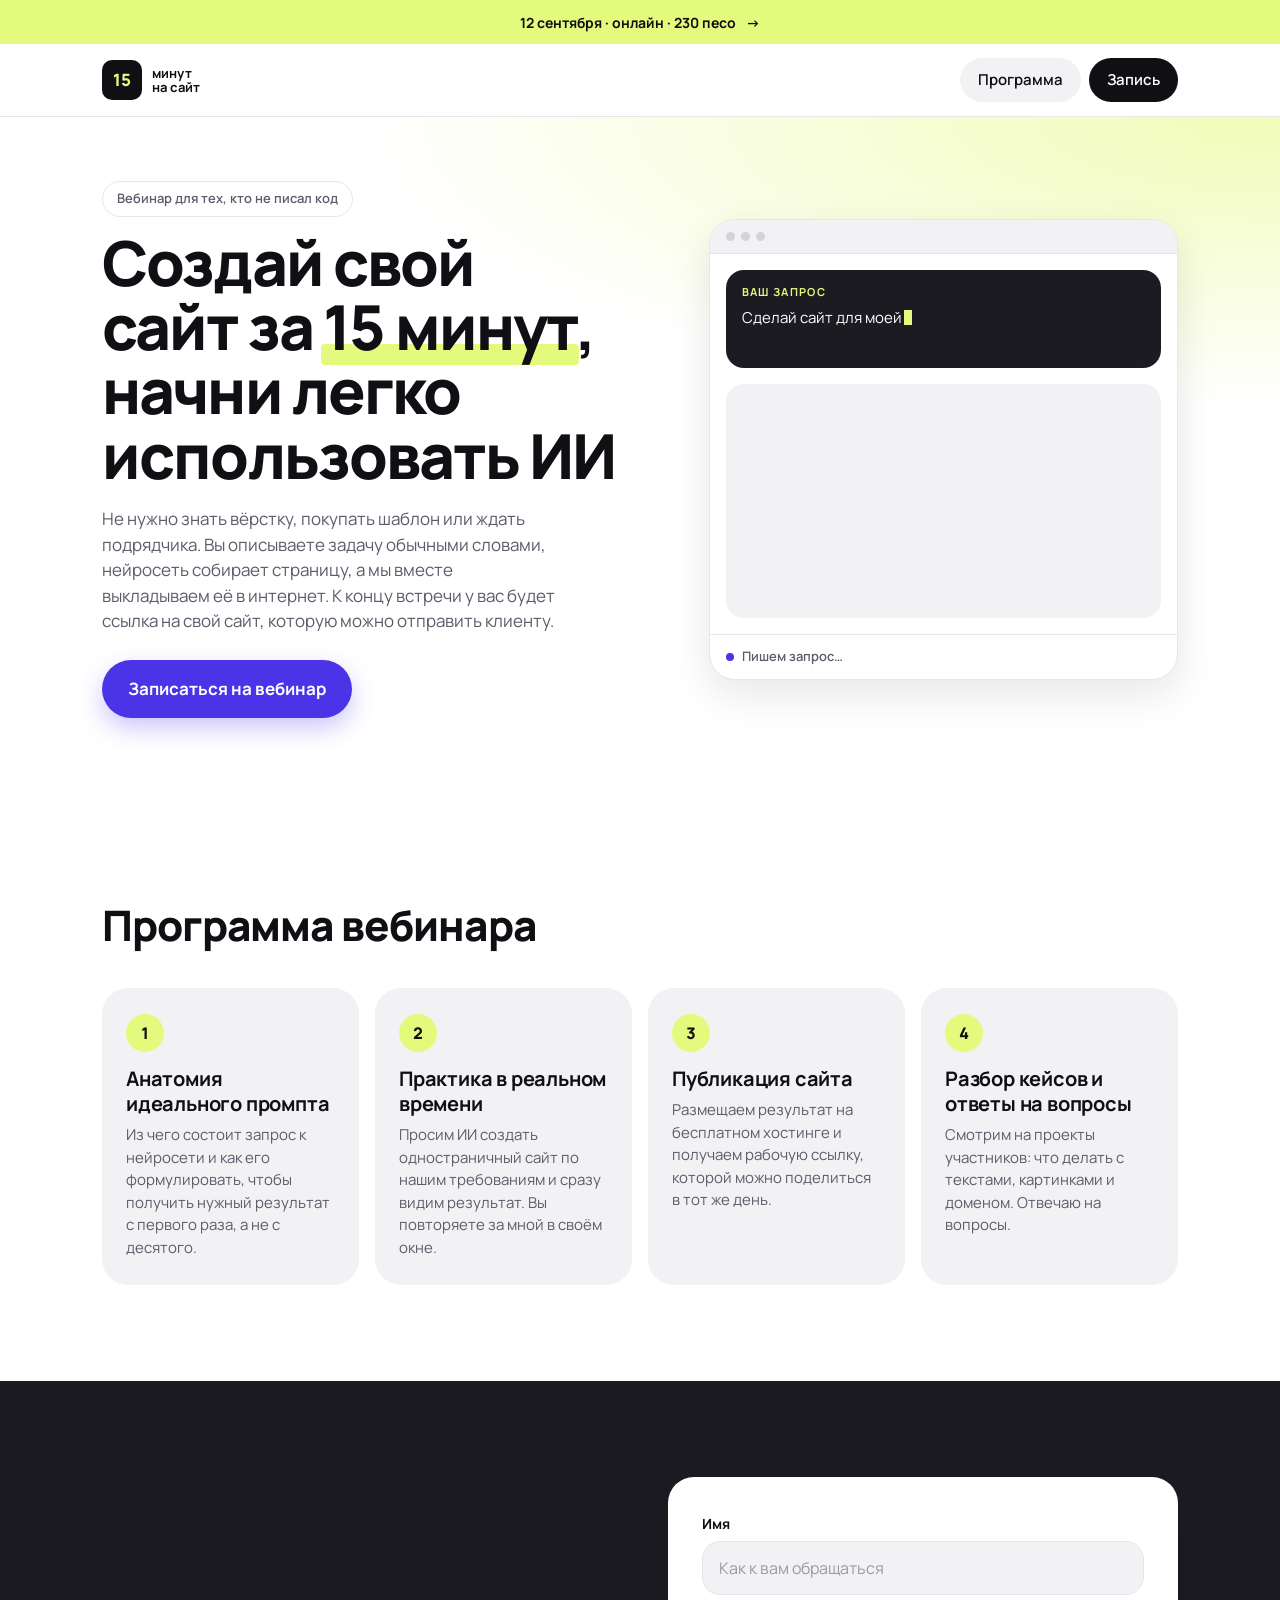
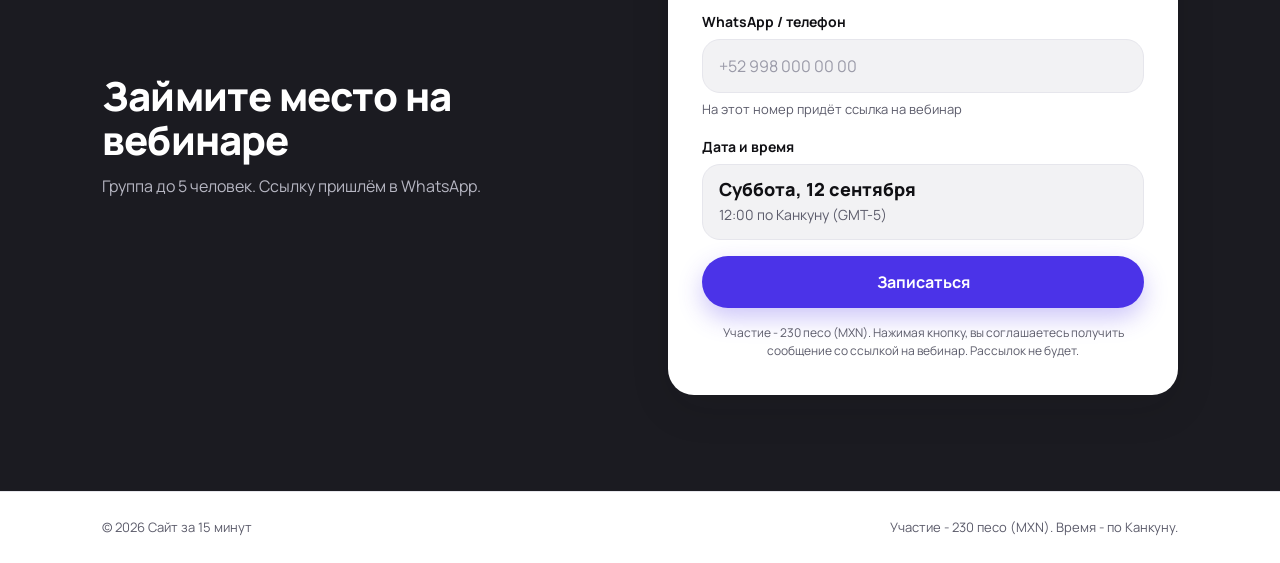
<file: index.html>
<!DOCTYPE html>
<html lang="ru">
<head>
<meta charset="utf-8">
<meta name="viewport" content="width=device-width, initial-scale=1, viewport-fit=cover">
<meta name="theme-color" content="#ffffff">
<title>Сайт за 15 минут с помощью ИИ - онлайн-вебинар</title>
<meta name="description" content="Онлайн-вебинар: создаём и публикуем настоящий сайт за 15 минут с помощью нейросети. Без кода и опыта в разработке. Участие - 230 песо (MXN).">

<!-- Ссылку открывают из WhatsApp, поэтому превью ссылки важно -->
<meta property="og:type" content="website">
<meta property="og:title" content="Создай свой сайт за 15 минут">
<meta property="og:description" content="Вебинар для тех, кто никогда не программировал. Промпт - сайт - рабочая ссылка. Участие - 230 песо.">
<meta property="og:locale" content="ru_RU">

<link rel="icon" href="favicon.svg" type="image/svg+xml">
<link rel="apple-touch-icon" href="favicon.svg">

<link rel="preconnect" href="https://fonts.googleapis.com">
<link rel="preconnect" href="https://fonts.gstatic.com" crossorigin>
<link href="https://fonts.googleapis.com/css2?family=Manrope:wght@400;500;600;700;800&display=swap" rel="stylesheet">
<link rel="stylesheet" href="style.css">
</head>
<body id="top">

<a class="skip-link" href="#form">Перейти к записи</a>

<!-- Промо-полоса: единственный яркий акцент в шапке, ведёт сразу к форме -->
<a class="promo" href="#form">
  <span class="promo__text">12 сентября · онлайн · 230 песо</span>
  <span class="promo__arrow" aria-hidden="true">&rarr;</span>
</a>

<header class="header">
  <div class="wrap header__inner">
    <a class="brand" href="#top">
      <span class="brand__mark">15</span>
      <span class="brand__name">минут<br>на сайт</span>
    </a>
    <nav class="nav" aria-label="Разделы страницы">
      <a class="nav__link" href="#agenda">Программа</a>
      <a class="nav__link nav__link--cta" href="#form">Запись</a>
    </nav>
  </div>
</header>

<main>

  <!-- ГЛАВНЫЙ ЭКРАН -->
  <section class="hero">
    <div class="wrap hero__inner">
      <div class="hero__copy">
        <p class="eyebrow">Вебинар для тех, кто не писал код</p>
        <h1 class="hero__title">Создай свой сайт за&nbsp;<span class="mark">15 минут</span>, начни легко использовать ИИ</h1>
        <p class="hero__sub">
          Не нужно знать вёрстку, покупать шаблон или ждать подрядчика. Вы описываете задачу обычными словами,
          нейросеть собирает страницу, а мы вместе выкладываем её в интернет. К концу встречи у вас будет
          ссылка на свой сайт, которую можно отправить клиенту.
        </p>
        <div class="hero__actions">
          <a class="btn btn--primary btn--lg" href="#form">Записаться на вебинар</a>
        </div>
      </div>

      <!-- Фирменный элемент: запрос превращается в сайт прямо на первом экране -->
      <div class="demo" aria-hidden="true">
        <div class="demo__bar">
          <span class="demo__dot"></span><span class="demo__dot"></span><span class="demo__dot"></span>
        </div>
        <div class="demo__body">
          <div class="demo__prompt">
            <span class="demo__label">Ваш запрос</span>
            <p class="demo__typing"><span class="demo__typed"></span><span class="demo__caret"></span></p>
          </div>
          <div class="demo__preview">
            <span class="ph ph--nav"></span>
            <span class="ph ph--hero"></span>
            <span class="ph ph--line"></span>
            <span class="ph ph--line ph--short"></span>
            <span class="ph ph--grid"></span>
            <span class="ph ph--btn"></span>
          </div>
        </div>
        <div class="demo__status">
          <span class="demo__pulse"></span>
          <span class="demo__statusText">Пишем запрос…</span>
        </div>
      </div>
    </div>
  </section>

  <!-- ПРОГРАММА -->
  <section class="section" id="agenda">
    <div class="wrap">
      <h2 class="section__title">Программа вебинара</h2>

      <ol class="agenda">
        <li class="card reveal">
          <span class="chip">1</span>
          <h3 class="card__title">Анатомия идеального промпта</h3>
          <p class="card__text">Из чего состоит запрос к нейросети и как его формулировать, чтобы получить нужный результат с первого раза, а не с десятого.</p>
        </li>
        <li class="card reveal">
          <span class="chip">2</span>
          <h3 class="card__title">Практика в реальном времени</h3>
          <p class="card__text">Просим ИИ создать одностраничный сайт по нашим требованиям и сразу видим результат. Вы повторяете за мной в своём окне.</p>
        </li>
        <li class="card reveal">
          <span class="chip">3</span>
          <h3 class="card__title">Публикация сайта</h3>
          <p class="card__text">Размещаем результат на бесплатном хостинге и получаем рабочую ссылку, которой можно поделиться в тот же день.</p>
        </li>
        <li class="card reveal">
          <span class="chip">4</span>
          <h3 class="card__title">Разбор кейсов и ответы на вопросы</h3>
          <p class="card__text">Смотрим на проекты участников: что делать с текстами, картинками и доменом. Отвечаю на вопросы.</p>
        </li>
      </ol>
    </div>
  </section>

  <!-- ФОРМА ЗАПИСИ -->
  <section class="signup" id="form">
    <div class="wrap signup__inner">
      <div class="signup__pitch">
        <h2 class="signup__title">Займите место на вебинаре</h2>
        <p class="signup__sub">Группа до 5 человек. Выберите удобный поток - ссылку пришлём в WhatsApp.</p>
      </div>

      <div class="formcard">
        <form class="form" id="signupForm" action="https://formspree.io/f/xkjnnkjz" method="POST" novalidate>
          <div class="field">
            <label class="label" for="name">Имя</label>
            <input class="input" id="name" name="name" type="text" required autocomplete="given-name" placeholder="Как к вам обращаться">
          </div>

          <div class="field">
            <label class="label" for="phone">WhatsApp / телефон</label>
            <input class="input" id="phone" name="phone" type="tel" required inputmode="tel" autocomplete="tel" placeholder="+52 998 000 00 00">
            <p class="hint">На этот номер придёт ссылка на вебинар</p>
          </div>

          <!-- Занятость потоков берётся из slots.js, разметка ниже - запасной вариант -->
          <div class="field" id="sessionField">
            <label class="label" for="session">Дата и время</label>
            <div class="select">
              <select class="input" id="session" name="session" required>
                <option value="" disabled selected>Выберите поток</option>
                <option value="12 сентября, 12:00">12 сентября, 12:00</option>
              </select>
              <span class="select__arrow" aria-hidden="true">&#9662;</span>
            </div>
            <p class="hint">Время указано по Канкуну (GMT-5)</p>
          </div>

          <!-- Уходит в заявку вместо списка потоков, когда все они заполнены -->
          <input type="hidden" id="waitlistSession" name="session" value="Лист ожидания: все потоки заполнены" disabled>

          <p class="notice" id="waitlistNotice" role="status" hidden>
            К сожалению, все даты заполнены, мы добавим вас в список ожидания, если вдруг кто-то отменится.
            Либо напишите, какие другие даты вам были бы удобны: мы постараемся запланировать следующие
            мероприятия на самые популярные даты.
          </p>

          <div class="field" id="waitlistField" hidden>
            <label class="label" for="preferred">Комментарий</label>
            <textarea class="input input--area" id="preferred" name="preferred_dates" rows="3" placeholder="Напишите Ваши пожелания" disabled></textarea>
          </div>

          <!-- Служебные поля Formspree: тема письма и ловушка для ботов -->
          <input type="hidden" name="_subject" value="Заявка на вебинар: сайт за 15 минут">
          <input class="gotcha" type="text" name="_gotcha" tabindex="-1" autocomplete="off" aria-hidden="true">

          <button class="btn btn--primary btn--block" id="submitBtn" type="submit">Записаться</button>
          <p class="form__note">Участие - 230 песо (MXN). Нажимая кнопку, вы соглашаетесь получить сообщение со ссылкой на вебинар. Рассылок не будет.</p>
          <p class="form__error" id="formError" role="alert" hidden></p>
        </form>

        <div class="success" id="formSuccess" hidden>
          <span class="success__badge" aria-hidden="true">&#10003;</span>
          <h3 class="success__title" id="successTitle">Вы записаны</h3>
          <p class="success__text" id="successText">Ссылку пришлём в WhatsApp за час до начала. До встречи!</p>
          <button class="btn btn--ghost" id="backBtn" type="button">Заполнить форму ещё раз</button>
        </div>
      </div>
    </div>
  </section>

</main>

<footer class="footer">
  <div class="wrap footer__inner">
    <p class="footer__copy">&copy; <span id="year">2026</span> Сайт за 15 минут</p>
    <p class="footer__note">Участие - 230 песо (MXN). Время всех потоков - по Канкуну.</p>
  </div>
</footer>

<!-- Липкая кнопка на телефоне: главный путь к конверсии -->
<div class="dock" id="dock" hidden>
  <a class="btn btn--primary btn--block" href="#form">Записаться на вебинар</a>
</div>

<!-- Режим проведения вебинара (feature flag): потоки или конкретная дата -->
<script src="config.js"></script>
<!-- Занятость потоков: правится вручную, подключается до основного скрипта -->
<script src="slots.js"></script>
<script src="script.js"></script>
</body>
</html>
</file>
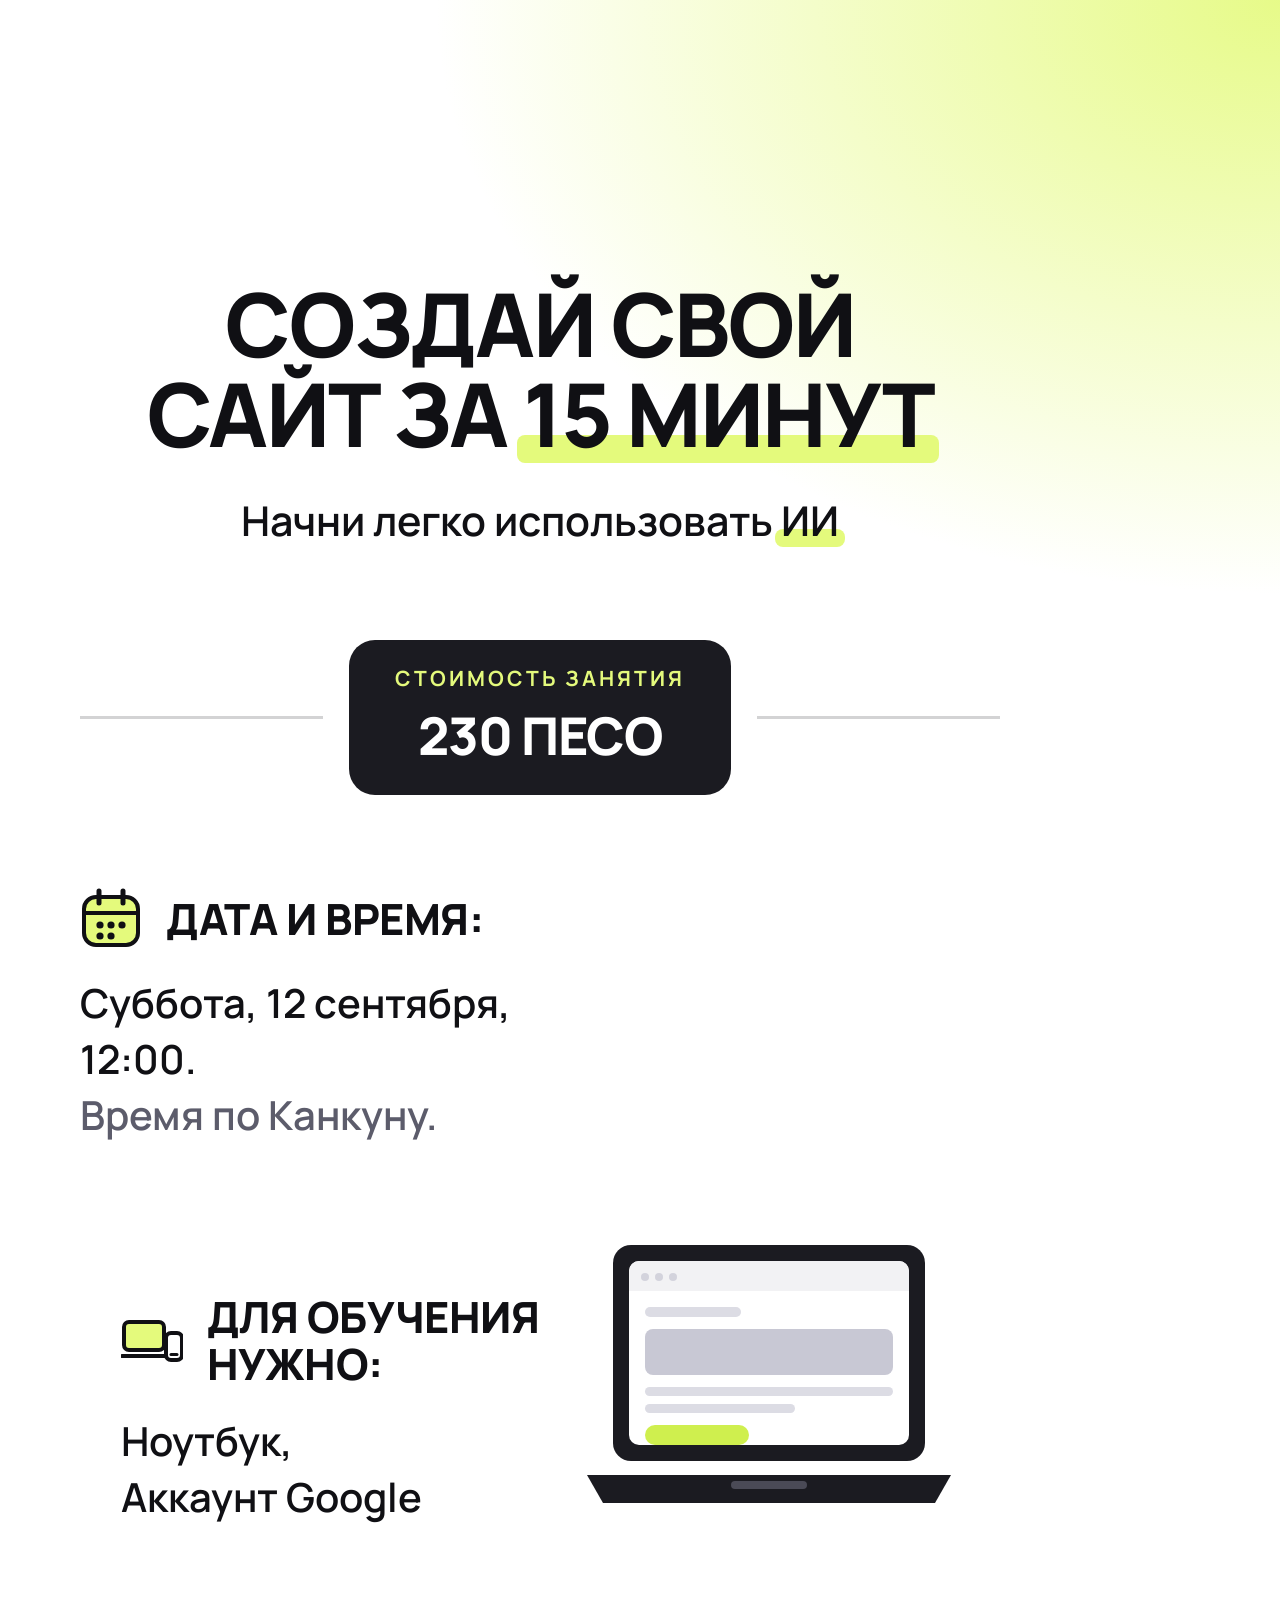
<file: promo.html>
<!DOCTYPE html>
<html lang="ru">
<head>
<meta charset="utf-8">
<title>Промо-картинка вебинара</title>
<!--
  Исходник промо-изображения для WhatsApp и соцсетей.
  Структура и тексты повторяют прежний постер, оформление - в стиле сайта.
  Холст 1080x1800. Пересобрать картинку: открыть файл в браузере и снять
  скриншот окна 1080x1800 либо, при закрытом Chrome, выполнить:
  chrome --headless --screenshot=promo.png --window-size=1080,1800 promo.html
-->
<link rel="preconnect" href="https://fonts.googleapis.com">
<link rel="preconnect" href="https://fonts.gstatic.com" crossorigin>
<link href="https://fonts.googleapis.com/css2?family=Manrope:wght@400;500;600;700;800&display=swap" rel="stylesheet">
<style>
  :root {
    --ink: #101014;
    --ink-soft: #5c5c6b;
    --paper: #ffffff;
    --mist: #f2f2f4;
    --line: #e6e6ec;
    --lime: #e4fa7c;
    --lime-deep: #cfef4e;
    --violet: #4b33e8;
    --coal: #1b1b21;
  }

  * { box-sizing: border-box; margin: 0; padding: 0; }

  body {
    width: 1080px;
    height: 1800px;
    padding: 92px 80px 88px;
    display: flex;
    flex-direction: column;
    justify-content: center;
    gap: 92px;
    background:
      radial-gradient(110% 55% at 100% 0%, rgba(228, 250, 124, .9) 0%, rgba(228, 250, 124, 0) 60%),
      var(--paper);
    color: var(--ink);
    font-family: "Manrope", "Segoe UI", Arial, sans-serif;
    -webkit-font-smoothing: antialiased;
  }

  /* ---------- Заголовок ---------- */
  .title {
    font-size: 88px;
    font-weight: 800;
    line-height: 1.02;
    letter-spacing: -.025em;
    text-align: center;
    text-transform: uppercase;
  }
  .sub {
    margin-top: 34px;
    font-size: 41px;
    font-weight: 600;
    text-align: center;
  }

  /* Лаймовый маркер вместо цветного текста: на белом он читается лучше */
  .mark { position: relative; white-space: nowrap; z-index: 0; }
  .mark::after {
    content: "";
    position: absolute;
    left: -6px;
    right: -6px;
    bottom: .11em;
    height: .32em;
    border-radius: 8px;
    background: var(--lime);
    z-index: -1;
  }
  .mark--thin::after { bottom: .02em; height: .44em; }

  /* ---------- Стоимость ---------- */
  .price {
    display: flex;
    align-items: center;
    gap: 26px;
  }
  .price__rule {
    flex: 1;
    height: 3px;
    background: var(--ink);
    opacity: .18;
  }
  .price__badge {
    padding: 24px 46px;
    border-radius: 26px;
    background: var(--coal);
    text-align: center;
  }
  .price__label {
    display: block;
    font-size: 21px;
    font-weight: 700;
    letter-spacing: .14em;
    text-transform: uppercase;
    color: var(--lime);
  }
  .price__value {
    display: block;
    margin-top: 8px;
    font-size: 52px;
    font-weight: 800;
    letter-spacing: -.02em;
    text-transform: uppercase;
    color: var(--paper);
  }

  /* ---------- Блоки ---------- */
  .block__head {
    display: flex;
    align-items: center;
    gap: 24px;
  }
  .block__icon {
    flex: 0 0 auto;
    width: 62px;
    height: 62px;
  }
  .block__title {
    font-size: 43px;
    font-weight: 800;
    line-height: 1.1;
    letter-spacing: -.01em;
    text-transform: uppercase;
  }
  .block__text {
    margin-top: 26px;
    font-size: 40px;
    font-weight: 600;
    line-height: 1.4;
  }
  .block__text span { color: var(--ink-soft); }

  /* Нижний блок: текст слева, иллюстрация справа */
  .split {
    display: flex;
    align-items: flex-end;
    justify-content: center;
    gap: 92px;
    gap: 40px;
  }
  .split__art { flex: 0 0 auto; width: 380px; }
</style>
</head>
<body>

  <header>
    <h1 class="title">Создай свой<br>сайт за <span class="mark">15 минут</span></h1>
    <p class="sub">Начни легко использовать <span class="mark mark--thin">ИИ</span></p>
  </header>

  <div class="price">
    <span class="price__rule"></span>
    <div class="price__badge">
      <span class="price__label">Стоимость занятия</span>
      <span class="price__value">230 песо</span>
    </div>
    <span class="price__rule"></span>
  </div>

  <div class="block">
    <div class="block__head">
      <!-- Календарь -->
      <svg class="block__icon" viewBox="0 0 62 62" fill="none" xmlns="http://www.w3.org/2000/svg">
        <rect x="4" y="10" width="54" height="48" rx="12" fill="#e4fa7c" stroke="#101014" stroke-width="4"/>
        <path d="M4 26h54" stroke="#101014" stroke-width="4"/>
        <path d="M19 4v12M43 4v12" stroke="#101014" stroke-width="5" stroke-linecap="round"/>
        <circle cx="20" cy="38" r="3.6" fill="#101014"/>
        <circle cx="31" cy="38" r="3.6" fill="#101014"/>
        <circle cx="42" cy="38" r="3.6" fill="#101014"/>
        <circle cx="20" cy="49" r="3.6" fill="#101014"/>
        <circle cx="31" cy="49" r="3.6" fill="#101014"/>
      </svg>
      <h2 class="block__title">Дата и время:</h2>
    </div>
    <p class="block__text">
      Суббота, 12 сентября,<br>
      12:00.<br>
      <span>Время по Канкуну.</span>
    </p>
  </div>

  <div class="block block--last">
    <div class="split">
      <div>
        <div class="block__head">
          <!-- Ноутбук и телефон -->
          <svg class="block__icon" viewBox="0 0 62 62" fill="none" xmlns="http://www.w3.org/2000/svg">
            <rect x="3" y="13" width="40" height="28" rx="5" fill="#e4fa7c" stroke="#101014" stroke-width="4"/>
            <path d="M1 47h44" stroke="#101014" stroke-width="4" stroke-linecap="round"/>
            <rect x="45" y="24" width="16" height="27" rx="5" fill="#ffffff" stroke="#101014" stroke-width="4"/>
            <path d="M50 45.5h6" stroke="#101014" stroke-width="3" stroke-linecap="round"/>
          </svg>
          <h2 class="block__title">Для обучения<br>нужно:</h2>
        </div>
        <p class="block__text">Ноутбук,<br>Аккаунт Google</p>
      </div>

      <!-- Ноутбук с готовым сайтом: тот же макет, что и на странице -->
      <svg class="split__art" viewBox="0 0 380 290" fill="none" xmlns="http://www.w3.org/2000/svg">
        <rect x="34" y="10" width="312" height="216" rx="18" fill="#1b1b21"/>
        <rect x="50" y="26" width="280" height="184" rx="10" fill="#ffffff"/>
        <path d="M50 36a10 10 0 0 1 10-10h260a10 10 0 0 1 10 10v20H50z" fill="#f2f2f4"/>
        <circle cx="66" cy="42" r="4" fill="#d3d3dc"/>
        <circle cx="80" cy="42" r="4" fill="#d3d3dc"/>
        <circle cx="94" cy="42" r="4" fill="#d3d3dc"/>
        <rect x="66" y="72" width="96" height="10" rx="5" fill="#dcdce4"/>
        <rect x="66" y="94" width="248" height="46" rx="8" fill="#c8c8d4"/>
        <rect x="66" y="152" width="248" height="9" rx="4.5" fill="#dcdce4"/>
        <rect x="66" y="169" width="150" height="9" rx="4.5" fill="#dcdce4"/>
        <rect x="66" y="190" width="104" height="20" rx="10" fill="#cfef4e"/>
        <path d="M8 240h364l-16 28H24z" fill="#1b1b21"/>
        <rect x="152" y="246" width="76" height="8" rx="4" fill="#4a4a56"/>
      </svg>
    </div>
  </div>

</body>
</html>
</file>
<file: style.css>
/* =========================================================
   Сайт за 15 минут - лендинг вебинара
   Подход mobile-first: базовые стили описывают телефон,
   медиазапросы (min-width) только расширяют макет.
   ========================================================= */

/* ---------- Токены ---------- */
:root {
  --ink: #101014;
  --ink-soft: #5c5c6b;
  --paper: #ffffff;
  --mist: #f2f2f4;
  --line: #e6e6ec;
  --lime: #e4fa7c;
  --lime-deep: #cfef4e;
  --violet: #4b33e8;
  --violet-dark: #3a25c4;
  --coal: #1b1b21;

  --radius-sm: 12px;
  --radius: 18px;
  --radius-lg: 26px;
  --radius-pill: 999px;

  --shadow-sm: 0 2px 10px rgba(16, 16, 20, .06);
  --shadow-md: 0 14px 40px rgba(16, 16, 20, .10);
  --shadow-cta: 0 10px 24px rgba(75, 51, 232, .28);

  --gap: 16px;
  --pad-x: 20px;           /* горизонтальные поля страницы на телефоне */
  --header-h: 60px;

  --font: "Manrope", -apple-system, BlinkMacSystemFont, "Segoe UI", Roboto, Arial, sans-serif;
}

/* ---------- Сброс ---------- */
*, *::before, *::after { box-sizing: border-box; }

html {
  -webkit-text-size-adjust: 100%;
  scroll-behavior: smooth;
}

body {
  margin: 0;
  background: var(--paper);
  color: var(--ink);
  font-family: var(--font);
  font-size: 16px;
  line-height: 1.5;
  -webkit-font-smoothing: antialiased;
  overflow-x: hidden;            /* страховка от горизонтального скролла на телефоне */
}

h1, h2, h3, p, ul, ol, figure { margin: 0; }
ul, ol { padding: 0; list-style: none; }
img { max-width: 100%; display: block; }
a { color: inherit; text-decoration: none; }
button, input, select { font: inherit; color: inherit; }

[hidden] { display: none !important; }

/* Видимый фокус для клавиатуры - не убираем аутлайн совсем */
:focus-visible {
  outline: 3px solid var(--violet);
  outline-offset: 2px;
  border-radius: 6px;
}

.skip-link {
  position: absolute;
  left: -9999px;
  top: 0;
  z-index: 100;
  padding: 12px 18px;
  background: var(--ink);
  color: var(--paper);
  border-radius: 0 0 var(--radius-sm) 0;
}
.skip-link:focus { left: 0; }

/* Общий контейнер */
.wrap {
  width: 100%;
  max-width: 1140px;
  margin: 0 auto;
  padding: 0 var(--pad-x);
}

/* Якорные переходы не прячутся под липкой шапкой */
:target { scroll-margin-top: calc(var(--header-h) + 12px); }
#agenda, #form { scroll-margin-top: calc(var(--header-h) + 12px); }

/* ---------- Промо-полоса ---------- */
.promo {
  display: flex;
  align-items: center;
  justify-content: center;
  gap: 10px;
  min-height: 44px;                 /* комфортная зона нажатия */
  padding: 10px 16px;
  background: var(--lime);
  color: var(--ink);
  font-size: 14px;
  font-weight: 700;
  text-align: center;
}
.promo__arrow { transition: transform .2s ease; }
.promo:hover .promo__arrow { transform: translateX(4px); }

/* ---------- Шапка ---------- */
.header {
  position: sticky;
  top: 0;
  z-index: 40;
  background: rgba(255, 255, 255, .88);
  backdrop-filter: saturate(180%) blur(12px);
  -webkit-backdrop-filter: saturate(180%) blur(12px);
  border-bottom: 1px solid var(--line);
}

.header__inner {
  display: flex;
  align-items: center;
  justify-content: space-between;
  gap: 12px;
  min-height: var(--header-h);
}

.brand {
  display: flex;
  align-items: center;
  gap: 10px;
}
.brand__mark {
  display: grid;
  place-items: center;
  width: 34px;
  height: 34px;
  background: var(--ink);
  color: var(--lime);
  border-radius: 10px;
  font-size: 15px;
  font-weight: 800;
  letter-spacing: -.02em;
}
.brand__name {
  font-size: 12px;
  font-weight: 700;
  line-height: 1.1;
  letter-spacing: .01em;
  text-transform: lowercase;
}

.nav {
  display: flex;
  align-items: center;
  gap: 8px;
}
/* Всего два раздела - бургер не нужен, компактные пилюли надёжнее на телефоне */
.nav__link {
  padding: 9px 14px;
  border-radius: var(--radius-pill);
  background: var(--mist);
  font-size: 14px;
  font-weight: 600;
  white-space: nowrap;
  transition: background .2s ease, color .2s ease;
}
.nav__link:hover { background: #e7e7ec; }
.nav__link--cta {
  background: var(--ink);
  color: var(--paper);
}
.nav__link--cta:hover { background: #26262e; }

/* ---------- Кнопки ---------- */
.btn {
  display: inline-flex;
  align-items: center;
  justify-content: center;
  gap: 8px;
  min-height: 52px;
  padding: 14px 26px;
  border: 0;
  border-radius: var(--radius-pill);
  font-size: 16px;
  font-weight: 700;
  text-align: center;
  cursor: pointer;
  transition: transform .12s ease, background .2s ease, box-shadow .2s ease;
}
.btn:active { transform: translateY(1px); }

.btn--primary {
  background: var(--violet);
  color: #fff;
  box-shadow: var(--shadow-cta);
}
.btn--primary:hover { background: var(--violet-dark); }

.btn--lg {
  min-height: 58px;
  font-size: 17px;
}
.btn--block {
  display: flex;
  width: 100%;
}
.btn--ghost {
  background: transparent;
  border: 1.5px solid var(--line);
  color: var(--ink);
}
.btn--ghost:hover { background: var(--mist); }

.btn.is-busy {
  background: var(--ink-soft);
  box-shadow: none;
  pointer-events: none;
}

/* ---------- Хиро ---------- */
.hero {
  padding: 28px 0 40px;
  background:
    radial-gradient(120% 70% at 100% 0%, rgba(228, 250, 124, .55) 0%, rgba(228, 250, 124, 0) 60%),
    var(--paper);
}

.hero__inner {
  display: flex;
  flex-direction: column;
  gap: 28px;
}

.eyebrow {
  display: inline-block;
  margin-bottom: 14px;
  padding: 7px 14px;
  border: 1px solid var(--line);
  border-radius: var(--radius-pill);
  background: var(--paper);
  font-size: 13px;
  font-weight: 600;
  color: var(--ink-soft);
}

.hero__title {
  position: relative;                     /* контекст наложения для маркера под текстом */
  z-index: 0;
  font-size: clamp(32px, 8.5vw, 62px);   /* шкала растёт от телефона к десктопу */
  font-weight: 800;
  line-height: 1.04;
  letter-spacing: -.03em;
  text-wrap: balance;
}

/* Маркер как в референсе: акцент лежит под текстом, а не заливает его */
.mark {
  position: relative;
  white-space: nowrap;
}
.mark::after {
  content: "";
  position: absolute;
  left: -2px;
  right: -2px;
  bottom: .06em;
  height: .34em;
  background: var(--lime);
  border-radius: 4px;
  z-index: -1;
}

.hero__sub {
  margin-top: 18px;
  max-width: 46ch;
  font-size: 16px;
  color: var(--ink-soft);
}

.hero__actions { margin-top: 26px; }

/* ---------- Демонстрация «запрос - сайт» ---------- */
.demo {
  border: 1px solid var(--line);
  border-radius: var(--radius-lg);
  background: var(--paper);
  box-shadow: var(--shadow-md);
  overflow: hidden;
}

.demo__bar {
  display: flex;
  align-items: center;
  gap: 6px;
  padding: 12px 16px;
  background: var(--mist);
  border-bottom: 1px solid var(--line);
}
.demo__dot {
  width: 9px;
  height: 9px;
  border-radius: 50%;
  background: #d3d3dc;
}
.demo__body { padding: 16px; }

.demo__prompt {
  padding: 14px 16px;
  border-radius: var(--radius);
  background: var(--coal);
  color: #fff;
}
.demo__label {
  display: block;
  margin-bottom: 6px;
  font-size: 11px;
  font-weight: 700;
  letter-spacing: .12em;
  text-transform: uppercase;
  color: var(--lime);
}
.demo__typing {
  min-height: 3.2em;
  font-size: 14px;
  line-height: 1.6;
}
.demo__caret {
  display: inline-block;
  width: 8px;
  height: 1em;
  margin-left: 2px;
  background: var(--lime);
  vertical-align: -2px;
  animation: blink 1s steps(1) infinite;
}
@keyframes blink { 50% { opacity: 0; } }

.demo__preview {
  display: grid;
  gap: 10px;
  margin-top: 16px;
  padding: 16px;
  border-radius: var(--radius);
  background: var(--mist);
}
.ph {
  display: block;
  border-radius: 6px;
  background: #dcdce4;
  opacity: 0;
  transform: translateY(8px);
  transition: opacity .45s ease, transform .45s ease;
}
.demo__preview.is-built .ph { opacity: 1; transform: none; }
.demo__preview.is-built .ph:nth-child(1) { transition-delay: .05s; }
.demo__preview.is-built .ph:nth-child(2) { transition-delay: .18s; }
.demo__preview.is-built .ph:nth-child(3) { transition-delay: .31s; }
.demo__preview.is-built .ph:nth-child(4) { transition-delay: .40s; }
.demo__preview.is-built .ph:nth-child(5) { transition-delay: .52s; }
.demo__preview.is-built .ph:nth-child(6) { transition-delay: .66s; }

.ph--nav { width: 45%; height: 10px; }
.ph--hero { height: 44px; background: #c8c8d4; }
.ph--line { height: 8px; }
.ph--short { width: 62%; }
.ph--grid {
  height: 44px;
  background:
    linear-gradient(90deg, #dcdce4 0 32%, transparent 32% 34%, #dcdce4 34% 66%, transparent 66% 68%, #dcdce4 68% 100%);
}
.ph--btn {
  width: 108px;
  height: 26px;
  border-radius: var(--radius-pill);
  background: var(--lime-deep);
}

.demo__status {
  display: flex;
  align-items: center;
  gap: 8px;
  padding: 12px 16px;
  border-top: 1px solid var(--line);
  font-size: 13px;
  font-weight: 600;
  color: var(--ink-soft);
}
.demo__pulse {
  width: 8px;
  height: 8px;
  border-radius: 50%;
  background: var(--violet);
  animation: pulse 1.4s ease-in-out infinite;
}
@keyframes pulse {
  0%, 100% { opacity: .35; transform: scale(.8); }
  50%      { opacity: 1;   transform: scale(1.15); }
}

/* ---------- Секции ---------- */
.section { padding: 48px 0; }

.section__title {
  font-size: clamp(26px, 6.5vw, 42px);
  font-weight: 800;
  line-height: 1.1;
  letter-spacing: -.02em;
}
/* ---------- Программа ---------- */
.agenda {
  display: grid;
  gap: var(--gap);
  margin-top: 26px;
}

.card {
  padding: 22px 20px;
  border-radius: var(--radius-lg);
  background: var(--mist);
  transition: background .2s ease;
}
.card:hover { background: #ececf1; }

/* Порядковый номер шага: круглая таблетка с цифрой */
.chip {
  display: grid;
  place-items: center;
  width: 38px;
  height: 38px;
  margin-bottom: 14px;
  border-radius: var(--radius-pill);
  background: var(--lime);
  font-size: 16px;
  font-weight: 800;
  font-variant-numeric: tabular-nums;
}

.card__title {
  font-size: 19px;
  font-weight: 700;
  line-height: 1.25;
  letter-spacing: -.01em;
}
.card__text {
  margin-top: 8px;
  font-size: 15px;
  color: var(--ink-soft);
}

/* Появление карточек при скролле */
.reveal {
  opacity: 0;
  transform: translateY(14px);
  transition: opacity .5s ease, transform .5s ease;
}
.reveal.is-visible {
  opacity: 1;
  transform: none;
}

/* ---------- Форма записи ---------- */
.signup {
  padding: 48px 0;
  background: var(--coal);
  color: var(--paper);
}

.signup__inner {
  display: grid;
  gap: 28px;
}

.signup__title {
  font-size: clamp(26px, 6.5vw, 40px);
  font-weight: 800;
  line-height: 1.1;
  letter-spacing: -.02em;
}
.signup__sub {
  margin-top: 12px;
  max-width: 46ch;
  color: #b6b6c2;
}

.formcard {
  padding: 22px 18px;
  border-radius: var(--radius-lg);
  background: var(--paper);
  color: var(--ink);
  box-shadow: var(--shadow-md);
}

.form { display: grid; gap: 16px; }

.field { display: grid; gap: 7px; }

.label {
  font-size: 14px;
  font-weight: 700;
}

.input {
  width: 100%;
  min-height: 54px;                /* крупные поля: попасть пальцем с первого раза */
  padding: 14px 16px;
  border: 1.5px solid var(--line);
  border-radius: var(--radius);
  background: var(--mist);
  font-size: 16px;                 /* 16px не даёт iOS зумить страницу при фокусе */
  transition: border-color .2s ease, background .2s ease;
}
.input::placeholder { color: #9a9aa8; }
.input:focus {
  outline: none;
  border-color: var(--violet);
  background: var(--paper);
}
.input.is-invalid {
  border-color: #d92d20;
  background: #fff5f4;
}

.select { position: relative; }
.select .input {
  appearance: none;
  -webkit-appearance: none;
  padding-right: 44px;
}
.select__arrow {
  position: absolute;
  right: 18px;
  top: 50%;
  transform: translateY(-50%);
  pointer-events: none;
  color: var(--ink-soft);
}

.input--area {
  min-height: 104px;
  line-height: 1.5;
  resize: vertical;
}

/* Режим одной даты: красивый блок вместо выпадающего списка */
.session-single {
  display: flex;
  flex-direction: column;
  gap: 4px;
  min-height: 54px;
  padding: 14px 16px;
  border: 1.5px solid var(--line);
  border-radius: var(--radius);
  background: var(--mist);
}
.session-single__date {
  font-size: 18px;
  font-weight: 800;
  line-height: 1.2;
}
.session-single__time {
  font-size: 14px;
  color: var(--ink-soft);
}

/* Занятые потоки видно в списке, но выбрать их нельзя */
.input option:disabled { color: #a0a0ad; }

.hint {
  font-size: 13px;
  color: var(--ink-soft);
}

/* Сообщение про лист ожидания: акцент лаймом, без тревожного красного */
.notice {
  padding: 14px 16px;
  border: 1px solid var(--lime-deep);
  border-radius: var(--radius);
  background: #fbfee6;
  font-size: 14px;
  line-height: 1.5;
}

.gotcha {
  position: absolute;
  left: -9999px;
  opacity: 0;
  height: 0;
}

.form__note {
  font-size: 12px;
  line-height: 1.45;
  color: var(--ink-soft);
  text-align: center;
}
.form__error {
  padding: 12px 14px;
  border-radius: var(--radius-sm);
  background: #fff1f0;
  color: #a4231a;
  font-size: 14px;
  font-weight: 600;
}

.success { text-align: center; padding: 18px 4px; }
.success__badge {
  display: grid;
  place-items: center;
  width: 56px;
  height: 56px;
  margin: 0 auto 16px;
  border-radius: 50%;
  background: var(--lime);
  font-size: 24px;
  font-weight: 800;
}
.success__title {
  font-size: 22px;
  font-weight: 800;
  letter-spacing: -.01em;
}
.success__text {
  margin-top: 10px;
  color: var(--ink-soft);
}
.success .btn--ghost { margin-top: 22px; }

/* ---------- Подвал ---------- */
.footer {
  padding: 26px 0;
  border-top: 1px solid var(--line);
}
.footer__inner {
  display: grid;
  gap: 6px;
  font-size: 13px;
  color: var(--ink-soft);
}

/* ---------- Липкая кнопка на телефоне ---------- */
.dock {
  position: fixed;
  left: 0;
  right: 0;
  bottom: 0;
  z-index: 45;
  padding: 10px var(--pad-x) calc(10px + env(safe-area-inset-bottom));
  background: rgba(255, 255, 255, .92);
  backdrop-filter: blur(12px);
  -webkit-backdrop-filter: blur(12px);
  border-top: 1px solid var(--line);
  animation: dock-in .25s ease;
}
@keyframes dock-in {
  from { transform: translateY(100%); }
  to   { transform: none; }
}

/* =========================================================
   Планшет: 600px+
   ========================================================= */
@media (min-width: 600px) {
  :root { --pad-x: 32px; }

  .hero { padding: 44px 0 56px; }
  .hero__sub { font-size: 17px; }

  .section { padding: 72px 0; }
  .agenda { grid-template-columns: 1fr 1fr; }
  .card { padding: 26px 24px; }

  .signup { padding: 72px 0; }
  .formcard { padding: 30px 28px; }

  .footer__inner {
    grid-template-columns: 1fr auto;
    align-items: center;
  }
  .footer__note { text-align: right; }
}

/* =========================================================
   Десктоп: 960px+
   ========================================================= */
@media (min-width: 960px) {
  :root { --header-h: 72px; }

  .brand__mark { width: 40px; height: 40px; font-size: 17px; }
  .brand__name { font-size: 13px; }
  .nav__link { padding: 11px 18px; font-size: 15px; }

  .hero { padding: 64px 0 88px; }
  .hero__inner {
    flex-direction: row;
    align-items: center;
    gap: 56px;
  }
  .hero__copy { flex: 1 1 54%; }
  .demo { flex: 1 1 46%; }
  .demo__typing { font-size: 15px; }
  .ph--hero { height: 56px; }

  .section { padding: 96px 0; }
  .agenda {
    grid-template-columns: repeat(4, 1fr);
    margin-top: 40px;
  }
  .card__title { font-size: 20px; }

  .signup { padding: 96px 0; }
  .signup__inner {
    grid-template-columns: 1fr 1fr;
    gap: 56px;
    align-items: center;
  }
  .formcard { padding: 36px 34px; }

  /* На большом экране липкая кнопка не нужна - CTA и так на виду */
  .dock { display: none !important; }
}

/* ---------- Уважение к системным настройкам ---------- */
@media (prefers-reduced-motion: reduce) {
  html { scroll-behavior: auto; }
  *, *::before, *::after {
    animation-duration: .001ms !important;
    animation-iteration-count: 1 !important;
    transition-duration: .001ms !important;
  }
  .reveal { opacity: 1; transform: none; }
  .ph { opacity: 1; transform: none; }
}
</file>
